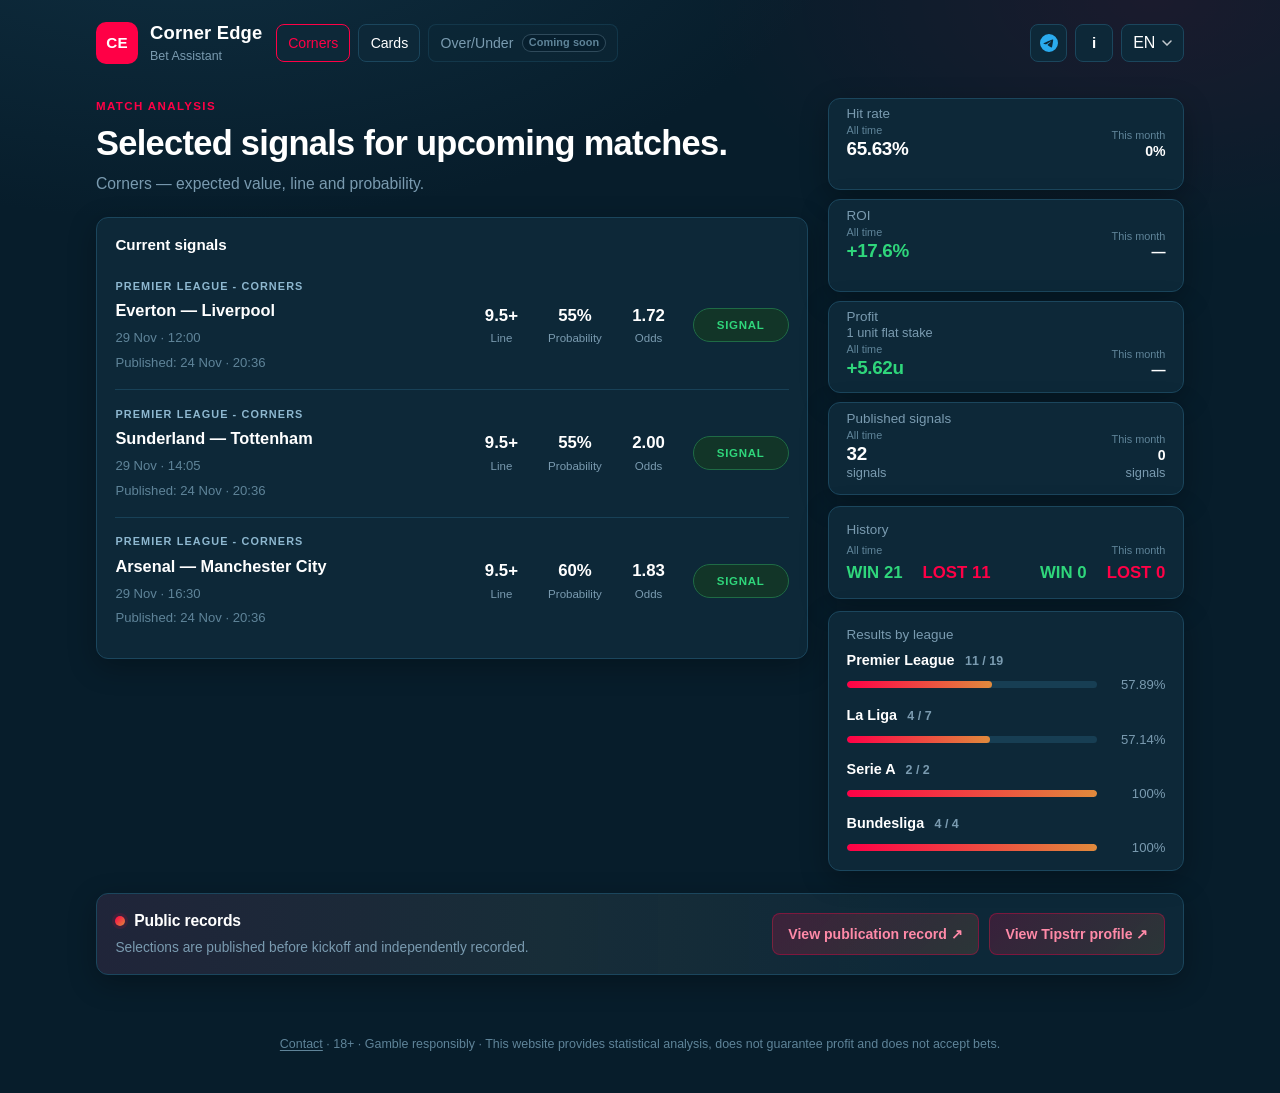
<file: index.html>
<!DOCTYPE html>
<html lang="en">
<head>
<!-- Google tag (gtag.js) -->
<script async src="https://www.googletagmanager.com/gtag/js?id=G-RMRNFE9YZ2"></script>
<script>
  window.dataLayer = window.dataLayer || [];
  function gtag(){dataLayer.push(arguments);}
  gtag('js', new Date());
  gtag('config', 'G-RMRNFE9YZ2');
</script>
  <meta charset="UTF-8" />
  <meta name="viewport" content="width=device-width, initial-scale=1.0" />
  <meta name="description" content="Corner Edge — Bet Assistant. Football corners statistical analysis." />
  <title>Corner Edge — Bet Assistant</title>
  <link rel="stylesheet" href="style.css?v=tg-1" />
</head>
<body>
  <div class="page">
    <header class="site-header">
      <div class="header-left">
        <a class="brand" href="index.html" aria-label="Corner Edge home" id="brand-link">
          <span class="brand-logo" aria-hidden="true">CE</span>
          <span class="brand-text">
            <span class="brand-name">Corner Edge</span>
            <span class="brand-tag">Bet Assistant</span>
          </span>
        </a>
        <nav class="model-tabs" id="model-tabs" aria-label="Models">
          <a class="model-tab is-active" data-model="corners" href="index.html?model=corners">Corners</a>
          <a class="model-tab" data-model="cards" href="index.html?model=cards">Cards</a>
          <a class="model-tab is-coming-soon" data-model="uo" href="#" aria-disabled="true">Over/Under</a>
        </nav>
      </div>
      <div class="header-actions">
        <div class="tg-btn-wrap">
          <a
            class="tg-btn"
            href="https://t.me/corneredge_results"
            target="_blank"
            rel="noopener noreferrer"
            aria-label="Open Corner Edge Telegram channel"
            aria-describedby="tg-tooltip"
          >
            <svg class="tg-icon" width="18" height="18" viewBox="0 0 24 24" aria-hidden="true" focusable="false">
              <path
                fill="currentColor"
                d="M11.944 0A12 12 0 0 0 0 12a12 12 0 0 0 12 12 12 12 0 0 0 12-12A12 12 0 0 0 12 0a12 12 0 0 0-.056 0zm4.962 7.224c.1-.002.321.023.465.14a.506.506 0 0 1 .171.325c.016.093.036.306.02.472-.18 1.898-.962 6.502-1.36 8.627-.168.9-.499 1.201-.82 1.23-.696.065-1.225-.46-1.9-.902-1.056-.693-1.653-1.124-2.678-1.8-1.185-.78-.417-1.21.258-1.91.177-.184 3.247-2.977 3.307-3.23.007-.032.014-.15-.056-.212s-.174-.041-.249-.024c-.106.024-1.793 1.14-5.061 3.345-.48.33-.913.49-1.302.48-.428-.008-1.252-.241-1.865-.44-.752-.245-1.349-.374-1.297-.788.027-.216.325-.437.893-.663 3.498-1.524 5.83-2.529 6.998-3.014 3.332-1.386 4.025-1.627 4.476-1.635z"
              />
            </svg>
          </a>
          <span class="tg-tooltip" id="tg-tooltip" role="tooltip">Telegram channel</span>
        </div>
        <div class="info-btn-wrap">
          <button
            type="button"
            class="info-btn"
            id="model-info-button"
            aria-haspopup="dialog"
            aria-controls="model-info-modal"
            aria-describedby="model-info-tooltip"
            aria-label="How the model works"
          >i</button>
          <span class="info-tooltip" id="model-info-tooltip" role="tooltip">How the model works</span>
        </div>
        <div class="lang-wrap">
          <button type="button" class="lang-btn" id="lang-btn" aria-haspopup="listbox" aria-expanded="false">
            <span id="lang-label">EN</span>
            <svg class="lang-chevron" width="10" height="6" viewBox="0 0 10 6" aria-hidden="true">
              <path d="M1 1l4 4 4-4" fill="none" stroke="currentColor" stroke-width="1.5" stroke-linecap="round" />
            </svg>
          </button>
          <ul class="lang-menu" id="lang-menu" role="listbox" hidden></ul>
        </div>
      </div>
    </header>

    <main class="layout">
      <section class="main-col" aria-labelledby="page-title">
        <p class="section-kicker" data-i18n="matchAnalysis">MATCH ANALYSIS</p>
        <h1 id="page-title" class="page-title" data-i18n="pageTitle">Selected signals for upcoming matches.</h1>
        <p class="page-subtitle" data-i18n="pageSubtitle">Corners — expected value, line and probability.</p>

        <div class="panel signals-panel">
          <h2 class="panel-title" data-i18n="currentSignals">Current signals</h2>
          <div id="signals-list" class="signals-list" aria-live="polite"></div>
          <div id="signals-empty-info" class="signals-empty-info" hidden>
            <p class="signals-empty-info-title" data-i18n="noSignalsInfoTitle">No qualifying selections right now</p>
            <p class="signals-empty-info-text" data-i18n="noSignalsInfoText">Corner Edge analyses supported domestic league fixtures only. Selections are published 24–48 hours before kick-off when the model criteria and market line align. Domestic cups, European club competitions and international matches are not analysed, as squad rotation and line-up uncertainty can distort the data.</p>
          </div>
          <p id="signals-empty" class="signals-empty" hidden data-i18n="noSignals">There are no upcoming signals published at the moment.</p>
        </div>
      </section>

      <aside class="side-col" aria-label="Public statistics">
        <div class="panel stat-card">
          <p class="stat-label" data-i18n="hitRate">Hit rate</p>
          <div class="stat-split">
            <div class="stat-group">
              <p class="stat-sublabel" data-i18n="sinceStart">All time</p>
              <p class="stat-value" id="stat-hit-rate">0%</p>
            </div>
            <div class="stat-group stat-group-month">
              <p class="stat-sublabel" data-i18n="thisMonth">This month</p>
              <p class="stat-value-month" id="stat-hit-rate-month">0%</p>
            </div>
          </div>
        </div>

        <div class="panel stat-card">
          <p class="stat-label" data-i18n="roi">ROI</p>
          <div class="stat-split">
            <div class="stat-group">
              <p class="stat-sublabel" data-i18n="sinceStart">All time</p>
              <p class="stat-value" id="stat-roi">—</p>
            </div>
            <div class="stat-group stat-group-month">
              <p class="stat-sublabel" data-i18n="thisMonth">This month</p>
              <p class="stat-value-month" id="stat-roi-month">—</p>
            </div>
          </div>
        </div>

        <div class="panel stat-card">
          <p class="stat-label" data-i18n="profit">Profit</p>
          <p class="stat-hint" data-i18n="flatStake">1 unit flat stake</p>
          <div class="stat-split">
            <div class="stat-group">
              <p class="stat-sublabel" data-i18n="sinceStart">All time</p>
              <p class="stat-value" id="stat-profit">—</p>
            </div>
            <div class="stat-group stat-group-month">
              <p class="stat-sublabel" data-i18n="thisMonth">This month</p>
              <p class="stat-value-month" id="stat-profit-month">—</p>
            </div>
          </div>
        </div>

        <div class="panel stat-card">
          <p class="stat-label" data-i18n="publishedSignals">Published signals</p>
          <div class="stat-split">
            <div class="stat-group">
              <p class="stat-sublabel" data-i18n="sinceStart">All time</p>
              <p class="stat-value" id="stat-backtest">0</p>
              <p class="stat-hint" data-i18n="signals">signals</p>
            </div>
            <div class="stat-group stat-group-month">
              <p class="stat-sublabel" data-i18n="thisMonth">This month</p>
              <p class="stat-value-month" id="stat-backtest-month">0</p>
              <p class="stat-hint" data-i18n="signals">signals</p>
            </div>
          </div>
        </div>

        <a class="panel history-card" href="history.html" id="history-card">
          <p class="stat-label" data-i18n="history">History</p>
          <div class="stat-split">
            <div class="stat-group">
              <p class="stat-sublabel" data-i18n="sinceStart">All time</p>
              <div class="history-row">
                <span class="history-win"><span data-i18n="win">WIN</span> <strong id="stat-win">0</strong></span>
                <span class="history-lost"><span data-i18n="lost">LOST</span> <strong id="stat-lost">0</strong></span>
              </div>
            </div>
            <div class="stat-group stat-group-month">
              <p class="stat-sublabel" data-i18n="thisMonth">This month</p>
              <div class="history-row history-row-month">
                <span class="history-win"><span data-i18n="win">WIN</span> <strong id="stat-win-month">0</strong></span>
                <span class="history-lost"><span data-i18n="lost">LOST</span> <strong id="stat-lost-month">0</strong></span>
              </div>
            </div>
          </div>
        </a>

        <div class="panel league-card">
          <p class="stat-label" data-i18n="resultsByLeague">Results by league</p>
          <ul id="league-list" class="league-list"></ul>
        </div>
      </aside>
    </main>

    <aside class="panel tipstrr-card" aria-label="Tipstrr and Betstamp verification">
      <div class="tipstrr-left">
        <div class="tipstrr-heading">
          <span class="tipstrr-mark" aria-hidden="true"></span>
          <p class="tipstrr-title" data-i18n="tipstrrTitle">Public records</p>
        </div>
        <p class="tipstrr-text" data-i18n="tipstrrText">Selections are published before kickoff and independently recorded.</p>
      </div>
      <div class="tipstrr-actions">
        <a
          class="tipstrr-btn"
          href="https://github.com/quietlogicapps/corner-edge/commits/main"
          target="_blank"
          rel="noopener noreferrer"
        >View publication record ↗</a>
        <a
          class="tipstrr-btn"
          href="https://tipstrr.com/tipster/corner-edge-analytics"
          target="_blank"
          rel="noopener noreferrer"
          data-i18n="tipstrrCta"
        >View Tipstrr profile ↗</a>
      </div>
    </aside>

    <footer class="site-footer">
      <p>
        <a href="mailto:quietlogicapps@gmail.com" data-i18n="contact">Contact</a>
        <span aria-hidden="true"> · </span>
        <span>18+</span>
        <span aria-hidden="true"> · </span>
        <span data-i18n="gambleResponsibly">Gamble responsibly</span>
        <span aria-hidden="true"> · </span>
        <span data-i18n="disclaimer">This website provides statistical analysis, does not guarantee profit and does not accept bets.</span>
      </p>
    </footer>
  </div>

  <div class="modal-backdrop" id="model-info-modal" hidden>
    <div
      class="modal-dialog"
      id="model-info-dialog"
      role="dialog"
      aria-modal="true"
      aria-labelledby="model-info-title"
      tabindex="-1"
    >
      <div class="modal-header">
        <h2 class="modal-title" id="model-info-title" data-i18n="modalTitle">How predictions are calculated</h2>
        <button type="button" class="modal-close-x" id="model-info-close-x" aria-label="Close">&times;</button>
      </div>
      <div class="modal-body">
        <p data-i18n="infoP1">Each prediction is calculated from our own historical data before bookmaker odds are checked.</p>
        <p data-i18n="infoP2">The model independently estimates the expected number of corners, the line and the probability. Bookmaker odds are not used to create a prediction.</p>
        <p data-i18n="infoP3">Odds are added only after the relevant market becomes available. They are shown so visitors can compare the market price with the model’s independent estimate. Only predictions with available odds are published as signals.</p>
        <p data-i18n="infoP4">The model covers Premier League, La Liga, Serie A and Bundesliga only. It does not analyse domestic cups, club competitions or international matches.</p>
        <p data-i18n="infoP5">Published completed predictions and their actual results can be checked in the History section.</p>
        <p data-i18n="infoP6">Statistical analysis only — probabilities are estimates, not guarantees.</p>
      </div>
    </div>
  </div>

  <script src="app.js"></script>
</body>
</html>
</file>
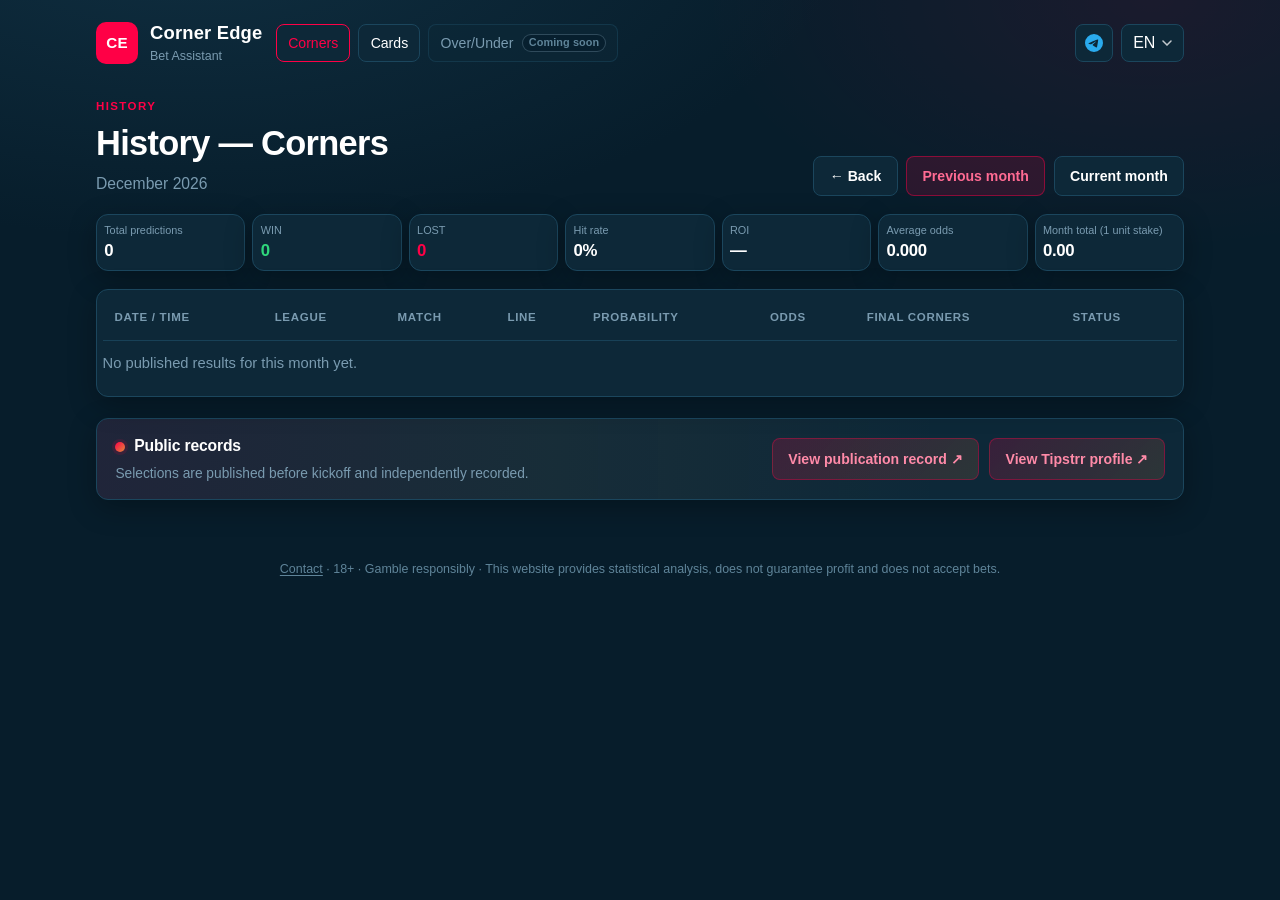
<file: history.html>
<!DOCTYPE html>
<html lang="en">
<head>
<!-- Google tag (gtag.js) -->
<script async src="https://www.googletagmanager.com/gtag/js?id=G-RMRNFE9YZ2"></script>
<script>
  window.dataLayer = window.dataLayer || [];
  function gtag(){dataLayer.push(arguments);}
  gtag('js', new Date());
  gtag('config', 'G-RMRNFE9YZ2');
</script>
  <meta charset="UTF-8" />
  <meta name="viewport" content="width=device-width, initial-scale=1.0" />
  <meta name="description" content="Corner Edge — History for football corners predictions." />
  <title>History — Corners | Corner Edge</title>
  <link rel="stylesheet" href="style.css?v=tg-1" />
</head>
<body>
  <div class="page">
    <header class="site-header">
      <div class="header-left">
        <a class="brand" href="index.html" aria-label="Corner Edge home" id="brand-link">
          <span class="brand-logo" aria-hidden="true">CE</span>
          <span class="brand-text">
            <span class="brand-name">Corner Edge</span>
            <span class="brand-tag">Bet Assistant</span>
          </span>
        </a>
        <nav class="model-tabs" id="model-tabs" aria-label="Models">
          <a class="model-tab is-active" data-model="corners" href="history.html?model=corners">Corners</a>
          <a class="model-tab" data-model="cards" href="history.html?model=cards">Cards</a>
          <a class="model-tab is-coming-soon" data-model="uo" href="#" aria-disabled="true">Over/Under</a>
        </nav>
      </div>
      <div class="header-actions">
        <div class="tg-btn-wrap">
          <a
            class="tg-btn"
            href="https://t.me/corneredge_results"
            target="_blank"
            rel="noopener noreferrer"
            aria-label="Open Corner Edge Telegram channel"
            aria-describedby="tg-tooltip"
          >
            <svg class="tg-icon" width="18" height="18" viewBox="0 0 24 24" aria-hidden="true" focusable="false">
              <path
                fill="currentColor"
                d="M11.944 0A12 12 0 0 0 0 12a12 12 0 0 0 12 12 12 12 0 0 0 12-12A12 12 0 0 0 12 0a12 12 0 0 0-.056 0zm4.962 7.224c.1-.002.321.023.465.14a.506.506 0 0 1 .171.325c.016.093.036.306.02.472-.18 1.898-.962 6.502-1.36 8.627-.168.9-.499 1.201-.82 1.23-.696.065-1.225-.46-1.9-.902-1.056-.693-1.653-1.124-2.678-1.8-1.185-.78-.417-1.21.258-1.91.177-.184 3.247-2.977 3.307-3.23.007-.032.014-.15-.056-.212s-.174-.041-.249-.024c-.106.024-1.793 1.14-5.061 3.345-.48.33-.913.49-1.302.48-.428-.008-1.252-.241-1.865-.44-.752-.245-1.349-.374-1.297-.788.027-.216.325-.437.893-.663 3.498-1.524 5.83-2.529 6.998-3.014 3.332-1.386 4.025-1.627 4.476-1.635z"
              />
            </svg>
          </a>
          <span class="tg-tooltip" id="tg-tooltip" role="tooltip">Telegram channel</span>
        </div>
        <div class="lang-wrap">
          <button type="button" class="lang-btn" id="lang-btn" aria-haspopup="listbox" aria-expanded="false">
            <span id="lang-label">EN</span>
            <svg class="lang-chevron" width="10" height="6" viewBox="0 0 10 6" aria-hidden="true">
              <path d="M1 1l4 4 4-4" fill="none" stroke="currentColor" stroke-width="1.5" stroke-linecap="round" />
            </svg>
          </button>
          <ul class="lang-menu" id="lang-menu" role="listbox" hidden></ul>
        </div>
      </div>
    </header>

    <main class="history-page">
      <div class="history-top">
        <div>
          <p class="section-kicker" data-i18n="historyKicker">HISTORY</p>
          <h1 class="page-title" data-i18n="historyTitle">History — Corners</h1>
          <p class="page-subtitle" id="history-month-label">—</p>
        </div>
        <div class="history-actions">
          <a href="index.html" class="btn btn-ghost" id="back-home-link" data-i18n="backHome">← Back</a>
          <button type="button" class="btn btn-primary" id="prev-month-btn" data-i18n="previousMonth">Previous month</button>
          <a href="history.html" class="btn btn-ghost" id="current-month-btn" hidden data-i18n="currentMonth">Current month</a>
        </div>
      </div>

      <div class="summary-grid" id="history-summary" aria-label="Month summary">
        <div class="panel summary-card">
          <p class="stat-label" data-i18n="totalPredictions">Total predictions</p>
          <p class="stat-value" id="sum-total">0</p>
        </div>
        <div class="panel summary-card">
          <p class="stat-label" data-i18n="win">WIN</p>
          <p class="stat-value text-win" id="sum-win">0</p>
        </div>
        <div class="panel summary-card">
          <p class="stat-label" data-i18n="lost">LOST</p>
          <p class="stat-value text-lost" id="sum-lost">0</p>
        </div>
        <div class="panel summary-card">
          <p class="stat-label" data-i18n="hitRate">Hit rate</p>
          <p class="stat-value" id="sum-hit-rate">0%</p>
        </div>
        <div class="panel summary-card">
          <p class="stat-label" data-i18n="roi">ROI</p>
          <p class="stat-value" id="sum-roi">—</p>
        </div>
        <div class="panel summary-card">
          <p class="stat-label" data-i18n="averageOdds">Average odds</p>
          <p class="stat-value" id="sum-avg-odds">0</p>
        </div>
        <div class="panel summary-card">
          <p class="stat-label" data-i18n="monthTotal">Month total (1 unit stake)</p>
          <p class="stat-value" id="sum-month-total">0</p>
        </div>
      </div>

      <div class="panel table-panel">
        <div class="table-scroll">
          <table class="history-table" aria-describedby="history-month-label">
            <thead>
              <tr>
                <th data-i18n="colDateTime">Date / time</th>
                <th data-i18n="colLeague">League</th>
                <th data-i18n="colMatch">Match</th>
                <th data-i18n="colLine">Line</th>
                <th data-i18n="colProbability">Probability</th>
                <th data-i18n="colOdds">Odds</th>
                <th id="col-final-header" data-i18n="colFinalCorners">Final corners</th>
                <th data-i18n="colStatus">Status</th>
              </tr>
            </thead>
            <tbody id="history-tbody">
            </tbody>
          </table>
        </div>
        <div id="history-cards" class="history-cards" aria-describedby="history-month-label"></div>
        <p id="history-empty" class="empty-state" hidden data-i18n="noHistory">No published results for this month yet.</p>
      </div>
    </main>

    <aside class="panel tipstrr-card" aria-label="Tipstrr and Betstamp verification">
      <div class="tipstrr-left">
        <div class="tipstrr-heading">
          <span class="tipstrr-mark" aria-hidden="true"></span>
          <p class="tipstrr-title" data-i18n="tipstrrTitle">Public records</p>
        </div>
        <p class="tipstrr-text" data-i18n="tipstrrText">Selections are published before kickoff and independently recorded.</p>
      </div>
      <div class="tipstrr-actions">
        <a
          class="tipstrr-btn"
          href="https://github.com/quietlogicapps/corner-edge/commits/main"
          target="_blank"
          rel="noopener noreferrer"
        >View publication record ↗</a>
        <a
          class="tipstrr-btn"
          href="https://tipstrr.com/tipster/corner-edge-analytics"
          target="_blank"
          rel="noopener noreferrer"
          data-i18n="tipstrrCta"
        >View Tipstrr profile ↗</a>
      </div>
    </aside>

    <footer class="site-footer">
      <p>
        <a href="mailto:quietlogicapps@gmail.com" data-i18n="contact">Contact</a>
        <span aria-hidden="true"> · </span>
        <span>18+</span>
        <span aria-hidden="true"> · </span>
        <span data-i18n="gambleResponsibly">Gamble responsibly</span>
        <span aria-hidden="true"> · </span>
        <span data-i18n="disclaimer">This website provides statistical analysis, does not guarantee profit and does not accept bets.</span>
      </p>
    </footer>
  </div>

  <script src="app.js"></script>
</body>
</html>
</file>
<file: style.css>
:root {
  --bg: #071d2b;
  --panel: #0d2838;
  --border: #1b465d;
  --text: #ffffff;
  --muted: #7a9bb0;
  --muted-soft: #5f8499;
  --accent: #ff0046;
  --win: #2fd67b;
  --win-bg: #123528;
  --win-border: #1f6b45;
  --lost: #ff0046;
  --nosignal: #e08a3c;
  --nosignal-bg: #2a2215;
  --nosignal-border: #6b4a28;
  --bar-start: #ff0046;
  --bar-end: #e08a3c;
  --radius: 12px;
  --shadow: 0 8px 28px rgba(0, 0, 0, 0.28);
  --font: "Segoe UI", "Helvetica Neue", Arial, sans-serif;
}

*,
*::before,
*::after {
  box-sizing: border-box;
}

html {
  scroll-behavior: smooth;
  overflow-x: clip;
}

body {
  margin: 0;
  min-height: 100vh;
  width: 100%;
  overflow-x: clip;
  font-family: var(--font);
  color: var(--text);
  background:
    radial-gradient(1200px 600px at 15% -10%, rgba(27, 70, 93, 0.45), transparent 55%),
    radial-gradient(900px 500px at 90% 0%, rgba(255, 0, 70, 0.08), transparent 50%),
    var(--bg);
  line-height: 1.45;
}

a {
  color: inherit;
  text-decoration: none;
}

button {
  font: inherit;
}

.page {
  width: 100%;
  max-width: 1120px;
  margin: 0 auto;
  padding: 1.25rem 1rem 2.5rem;
  box-sizing: border-box;
}

/* Header */
.site-header {
  display: flex;
  align-items: center;
  justify-content: space-between;
  gap: 1rem;
  margin-bottom: 2rem;
}

.header-left {
  display: flex;
  align-items: center;
  gap: 0.85rem;
  min-width: 0;
  flex: 1 1 auto;
  flex-wrap: nowrap;
}

.brand {
  display: flex;
  align-items: center;
  gap: 0.75rem;
  min-width: 0;
  flex-shrink: 0;
}

.model-tabs {
  display: flex;
  flex-direction: row;
  flex-wrap: nowrap;
  align-items: center;
  gap: 8px;
  min-width: 0;
  flex-shrink: 1;
}

a.model-tab,
.model-tab {
  display: inline-flex;
  align-items: center;
  justify-content: center;
  gap: 0.4rem;
  min-height: 2.35rem;
  padding: 0.45rem 0.7rem;
  border-radius: 8px;
  border: 1px solid var(--border);
  background: var(--panel);
  color: var(--text);
  font: inherit;
  font-size: 0.88rem;
  line-height: 1;
  text-decoration: none;
  white-space: nowrap;
  cursor: pointer;
  appearance: none;
  -webkit-appearance: none;
  box-sizing: border-box;
}

a.model-tab:hover,
a.model-tab:focus-visible,
.model-tab:hover,
.model-tab:focus-visible {
  border-color: #2d6a88;
  outline: none;
  color: var(--text);
}

a.model-tab.is-active,
.model-tab.is-active {
  border-color: var(--accent);
  color: var(--accent);
}

a.model-tab.is-coming-soon,
.model-tab.is-coming-soon {
  border-color: rgba(27, 70, 93, 0.55);
  background: rgba(13, 40, 56, 0.55);
  color: var(--muted);
  cursor: pointer;
}

a.model-tab.is-coming-soon:hover,
a.model-tab.is-coming-soon:focus-visible,
.model-tab.is-coming-soon:hover,
.model-tab.is-coming-soon:focus-visible {
  border-color: rgba(45, 106, 136, 0.65);
  color: var(--muted);
}

a.model-tab.is-coming-soon.is-active,
.model-tab.is-coming-soon.is-active {
  border-color: rgba(27, 70, 93, 0.55);
  color: var(--muted);
}

.model-tab-badge {
  display: inline-flex;
  align-items: center;
  margin-left: 0.15rem;
  padding: 0.12rem 0.35rem;
  border-radius: 999px;
  border: 1px solid rgba(122, 155, 176, 0.35);
  background: rgba(7, 29, 43, 0.55);
  color: var(--muted-soft);
  font-size: 0.68rem;
  font-weight: 600;
  letter-spacing: 0.01em;
  line-height: 1.1;
  white-space: nowrap;
}

.model-coming-soon-toast {
  position: fixed;
  left: 50%;
  bottom: 1.35rem;
  z-index: 80;
  max-width: min(22rem, calc(100vw - 2rem));
  padding: 0.7rem 0.95rem;
  border-radius: 10px;
  border: 1px solid var(--border);
  background: var(--panel);
  color: var(--text);
  box-shadow: var(--shadow);
  font-size: 0.92rem;
  line-height: 1.3;
  text-align: center;
  transform: translate(-50%, 12px);
  opacity: 0;
  pointer-events: none;
  transition: opacity 0.18s ease, transform 0.18s ease;
}

.model-coming-soon-toast.is-visible {
  opacity: 1;
  transform: translate(-50%, 0);
}

.brand-logo {
  display: grid;
  place-items: center;
  width: 42px;
  height: 42px;
  border-radius: 10px;
  background: var(--accent);
  color: #fff;
  font-weight: 800;
  font-size: 0.95rem;
  letter-spacing: 0.02em;
  flex-shrink: 0;
}

.brand-text {
  display: flex;
  flex-direction: column;
  gap: 0.05rem;
  min-width: 0;
}

.brand-name {
  font-size: 1.15rem;
  font-weight: 700;
  letter-spacing: 0.01em;
}

.brand-tag {
  font-size: 0.78rem;
  color: var(--muted);
}

.header-actions {
  display: flex;
  flex-direction: row;
  flex-wrap: nowrap;
  align-items: center;
  justify-content: flex-end;
  gap: 8px;
  flex-shrink: 0;
  min-width: 0;
  max-width: 100%;
}

.lang-wrap,
.info-btn-wrap,
.tg-btn-wrap {
  position: relative;
  flex-shrink: 0;
}

.lang-btn,
.info-btn,
.tg-btn {
  display: inline-flex;
  align-items: center;
  justify-content: center;
  gap: 0.4rem;
  min-height: 2.35rem;
  padding: 0.45rem 0.7rem;
  border-radius: 8px;
  border: 1px solid var(--border);
  background: var(--panel);
  color: var(--text);
  font: inherit;
  line-height: 1;
  cursor: pointer;
  appearance: none;
  -webkit-appearance: none;
  text-decoration: none;
  box-sizing: border-box;
}

.info-btn,
.tg-btn {
  width: 2.35rem;
  min-width: 2.35rem;
  padding: 0;
  font-size: 0.95rem;
  font-weight: 700;
  letter-spacing: 0;
  z-index: 1;
}

.tg-btn {
  color: #2aabee;
}

.tg-icon {
  display: block;
  flex-shrink: 0;
}

.info-btn:hover,
.info-btn:focus-visible,
.tg-btn:hover,
.tg-btn:focus-visible,
.lang-btn:hover,
.lang-btn[aria-expanded="true"] {
  border-color: #2d6a88;
  outline: none;
}

.tg-btn:hover,
.tg-btn:focus-visible {
  color: #5bc1f5;
}

.info-tooltip,
.tg-tooltip {
  position: absolute;
  right: 0;
  top: calc(100% + 8px);
  left: auto;
  bottom: auto;
  z-index: 25;
  max-width: min(16rem, calc(100vw - 2rem));
  padding: 0.4rem 0.55rem;
  border-radius: 8px;
  border: 1px solid var(--border);
  background: var(--panel);
  box-shadow: var(--shadow);
  color: var(--text);
  font-size: 0.78rem;
  font-weight: 600;
  font-style: normal;
  line-height: 1.3;
  white-space: nowrap;
  opacity: 0;
  visibility: hidden;
  pointer-events: none;
  transform: translateY(-2px);
  transition: opacity 0.12s ease, transform 0.12s ease, visibility 0.12s ease;
}

@media (hover: hover) and (pointer: fine) {
  .info-btn-wrap:hover .info-tooltip,
  .info-btn:focus-visible + .info-tooltip,
  .tg-btn-wrap:hover .tg-tooltip,
  .tg-btn:focus-visible + .tg-tooltip {
    opacity: 1;
    visibility: visible;
    transform: translateY(0);
  }
}

.lang-chevron {
  opacity: 0.75;
}

.lang-menu {
  position: absolute;
  right: 0;
  top: calc(100% + 6px);
  margin: 0;
  padding: 0.35rem;
  list-style: none;
  min-width: min(220px, calc(100vw - 2rem));
  max-width: calc(100vw - 2rem);
  max-height: min(70vh, 420px);
  overflow-x: hidden;
  overflow-y: auto;
  border-radius: 8px;
  border: 1px solid var(--border);
  background: var(--panel);
  box-shadow: var(--shadow);
  z-index: 20;
}

.lang-menu li {
  display: flex;
  align-items: center;
  justify-content: space-between;
  gap: 0.75rem;
  padding: 0.48rem 0.6rem;
  border-radius: 6px;
  cursor: pointer;
  color: var(--muted);
  font-size: 0.88rem;
}

.lang-menu li .lang-code {
  color: var(--muted-soft);
  font-size: 0.75rem;
  font-weight: 700;
  letter-spacing: 0.04em;
}

.lang-menu li:hover,
.lang-menu li:focus,
.lang-menu li.is-active {
  background: rgba(27, 70, 93, 0.55);
  color: var(--text);
  outline: none;
}

.lang-menu li.is-active .lang-code {
  color: #8eb8d0;
}

/* Model info modal */
body.modal-open {
  overflow: hidden;
}

.modal-backdrop {
  position: fixed;
  inset: 0;
  z-index: 40;
  display: flex;
  align-items: center;
  justify-content: center;
  padding: 1rem;
  background: rgba(3, 14, 22, 0.72);
}

.modal-backdrop[hidden] {
  display: none !important;
}

.modal-dialog {
  width: min(34rem, 100%);
  max-height: min(84vh, 40rem);
  display: flex;
  flex-direction: column;
  min-width: 0;
  border-radius: var(--radius);
  border: 1px solid var(--border);
  background: var(--panel);
  box-shadow: var(--shadow);
  outline: none;
}

.modal-header {
  display: flex;
  align-items: flex-start;
  justify-content: space-between;
  gap: 0.75rem;
  padding: 1rem 1rem 0.65rem;
  flex-shrink: 0;
}

.modal-title {
  margin: 0;
  font-size: 1.05rem;
  font-weight: 700;
  letter-spacing: -0.01em;
  line-height: 1.3;
}

.modal-close-x {
  display: inline-flex;
  align-items: center;
  justify-content: center;
  width: 2rem;
  height: 2rem;
  flex-shrink: 0;
  border-radius: 8px;
  border: 1px solid var(--border);
  background: transparent;
  color: var(--muted);
  font-size: 1.25rem;
  line-height: 1;
  cursor: pointer;
}

.modal-close-x:hover,
.modal-close-x:focus-visible {
  border-color: #2d6a88;
  color: var(--text);
  outline: none;
}

.modal-body {
  padding: 0 1rem 1rem;
  overflow-x: hidden;
  overflow-y: auto;
  -webkit-overflow-scrolling: touch;
  min-height: 0;
}

.modal-body p {
  margin: 0 0 0.75rem;
  color: var(--muted);
  font-size: 0.9rem;
  line-height: 1.5;
}

.modal-body p:last-child {
  margin-bottom: 0;
}

/* Layout */
.layout {
  display: grid;
  grid-template-columns: minmax(0, 1.7fr) minmax(240px, 0.85fr);
  gap: 1.25rem;
  align-items: stretch;
  min-width: 0;
  width: 100%;
}

.main-col {
  display: flex;
  flex-direction: column;
  min-width: 0;
  min-height: 0;
  width: 100%;
}

.section-kicker {
  margin: 0 0 0.55rem;
  color: var(--accent);
  font-size: 0.72rem;
  font-weight: 700;
  letter-spacing: 0.12em;
}

.page-title {
  margin: 0;
  font-size: clamp(1.55rem, 3.2vw, 2.15rem);
  font-weight: 750;
  letter-spacing: -0.02em;
  line-height: 1.2;
}

.page-subtitle {
  margin: 0.55rem 0 1.35rem;
  color: var(--muted);
  font-size: 0.98rem;
}

.panel {
  background: var(--panel);
  border: 1px solid var(--border);
  border-radius: var(--radius);
  box-shadow: var(--shadow);
}

.signals-panel {
  display: flex;
  flex-direction: column;
  flex: 0 0 auto;
  min-width: 0;
  width: 100%;
  max-width: 100%;
  padding: 1rem 1.15rem 0.85rem;
}

.signals-panel .panel-title {
  margin: 0 0 0.35rem;
  font-size: 0.95rem;
  font-weight: 650;
  flex-shrink: 0;
}

.panel-title {
  margin: 0 0 0.35rem;
  font-size: 0.95rem;
  font-weight: 650;
}

.signals-list {
  display: flex;
  flex-direction: column;
  flex: 0 0 auto;
  min-width: 0;
  overflow: visible;
}

.signals-empty-info {
  flex: 1 1 auto;
  display: flex;
  flex-direction: column;
  align-items: center;
  justify-content: center;
  gap: 0.65rem;
  margin: 0;
  min-height: 0;
  padding: 1.25rem 1.35rem;
  text-align: center;
}

.signals-empty-info[hidden] {
  display: none !important;
}

.signals-empty-info-title {
  margin: 0;
  max-width: 34rem;
  color: var(--text);
  font-size: 1.05rem;
  font-weight: 700;
  letter-spacing: -0.01em;
  line-height: 1.35;
}

.signals-empty-info-text {
  margin: 0;
  max-width: 36rem;
  color: var(--muted);
  font-size: 0.9rem;
  line-height: 1.55;
}

.signals-empty {
  flex: 0 0 auto;
  display: block;
  margin: 0;
  min-height: 0;
  padding: 0.85rem 1rem 0.35rem;
  text-align: center;
  color: var(--muted);
  font-size: 0.98rem;
  line-height: 1.5;
}

.signals-empty[hidden] {
  display: none !important;
}

.signal-row {
  display: grid;
  grid-template-columns: minmax(0, 1.35fr) auto auto;
  gap: 1rem;
  align-items: center;
  padding: 1.05rem 0;
  border-top: 1px solid rgba(27, 70, 93, 0.85);
  min-width: 0;
  max-width: 100%;
}

.signal-row:first-child {
  border-top: none;
}

.signal-meta {
  min-width: 0;
  max-width: 100%;
}

.signal-meta .league {
  margin: 0 0 0.28rem;
  color: #8eb8d0;
  font-size: 0.68rem;
  font-weight: 700;
  letter-spacing: 0.1em;
  text-transform: uppercase;
  overflow-wrap: anywhere;
}

.signal-meta .teams {
  margin: 0;
  font-size: 1.02rem;
  font-weight: 700;
  overflow-wrap: anywhere;
  word-break: break-word;
}

.signal-meta .when,
.when {
  margin: 0.35rem 0 0;
  color: var(--muted-soft);
  font-size: 0.82rem;
}

.history-table .when {
  margin: 0.25rem 0 0;
}

.signal-metrics {
  display: grid;
  grid-template-columns: repeat(3, minmax(56px, auto));
  gap: 1.1rem;
  text-align: center;
  min-width: 0;
}

.metric-value {
  margin: 0;
  font-size: 1.05rem;
  font-weight: 700;
}

.metric-label {
  margin: 0.15rem 0 0;
  color: var(--muted);
  font-size: 0.72rem;
}

.badge {
  display: inline-flex;
  align-items: center;
  justify-content: center;
  min-width: 96px;
  padding: 0.48rem 0.85rem;
  border-radius: 999px;
  font-size: 0.72rem;
  font-weight: 750;
  letter-spacing: 0.06em;
  border: 1px solid transparent;
  white-space: nowrap;
}

.badge-signal {
  color: var(--win);
  background: var(--win-bg);
  border-color: var(--win-border);
}

.badge-nosignal {
  color: var(--nosignal);
  background: var(--nosignal-bg);
  border-color: var(--nosignal-border);
}

/* Sidebar */
.side-col {
  display: flex;
  flex-direction: column;
  gap: 0.85rem;
  min-width: 0;
  width: 100%;
}

.stat-card,
.history-card,
.league-card {
  padding: 1rem 1.1rem;
}

.stat-label {
  margin: 0 0 0.35rem;
  color: var(--muted);
  font-size: 0.84rem;
}

.stat-card > .stat-label + .stat-hint {
  margin: -0.15rem 0 0.45rem;
}

.stat-split {
  display: flex;
  align-items: flex-end;
  justify-content: space-between;
  gap: 0.75rem;
  min-width: 0;
}

.stat-group {
  min-width: 0;
}

.stat-group-month {
  text-align: right;
  flex: 0 1 auto;
}

.stat-sublabel {
  margin: 0 0 0.12rem;
  color: var(--muted-soft);
  font-size: 0.68rem;
  line-height: 1.2;
}

.stat-value {
  margin: 0;
  font-size: clamp(1.55rem, 2.4vw, 1.9rem);
  font-weight: 750;
  letter-spacing: -0.02em;
}

.stat-value-month {
  margin: 0;
  font-size: 1.05rem;
  font-weight: 700;
  letter-spacing: -0.01em;
  line-height: 1.2;
}

.stat-hint {
  margin: 0.15rem 0 0;
  color: var(--muted);
  font-size: 0.8rem;
}

.history-row-month {
  gap: 0.65rem;
  font-size: 0.92rem;
}

.history-card {
  display: block;
  transition: border-color 0.15s ease, transform 0.15s ease;
  cursor: pointer;
}

.history-card:hover,
.history-card:focus-visible {
  border-color: #2d6a88;
  outline: none;
  transform: translateY(-1px);
}

.history-row {
  display: flex;
  gap: 1.25rem;
  flex-wrap: wrap;
  margin-top: 0.35rem;
  font-size: 1.05rem;
  font-weight: 700;
}

.history-win {
  color: var(--win);
}

.history-lost {
  color: var(--lost);
}

.history-win strong,
.history-lost strong {
  font-weight: 750;
}

.league-list {
  list-style: none;
  margin: 0.55rem 0 0;
  padding: 0;
  display: flex;
  flex-direction: column;
  gap: 0.85rem;
}

.league-item {
  display: grid;
  grid-template-columns: 1fr auto;
  gap: 0.35rem 0.75rem;
  align-items: center;
}

.league-name {
  grid-column: 1 / -1;
  font-size: 0.9rem;
  font-weight: 600;
}

.league-record {
  margin-left: 0.4rem;
  color: var(--muted);
  font-size: 0.78rem;
  font-weight: 600;
  font-variant-numeric: tabular-nums;
  white-space: nowrap;
}

.league-bar {
  height: 7px;
  border-radius: 999px;
  background: rgba(27, 70, 93, 0.75);
  overflow: hidden;
}

.league-bar > span {
  display: block;
  height: 100%;
  width: 0%;
  border-radius: inherit;
  background: linear-gradient(90deg, var(--bar-start), var(--bar-end));
  transition: width 0.45s ease;
}

.league-pct {
  color: var(--muted);
  font-size: 0.82rem;
  font-variant-numeric: tabular-nums;
  min-width: 3.5rem;
  text-align: right;
}

.empty-state {
  margin: 0.75rem 0 1rem;
  color: var(--muted);
  font-size: 0.92rem;
}

/* History page */
.history-page {
  display: flex;
  flex-direction: column;
  gap: 1.15rem;
  min-width: 0;
  width: 100%;
  max-width: 100%;
}

.history-top {
  display: flex;
  justify-content: space-between;
  align-items: flex-end;
  gap: 1rem;
  flex-wrap: wrap;
}

.history-top .page-subtitle {
  margin-bottom: 0;
}

.history-actions {
  display: flex;
  flex-wrap: wrap;
  gap: 0.55rem;
}

.btn {
  display: inline-flex;
  align-items: center;
  justify-content: center;
  padding: 0.55rem 0.95rem;
  border-radius: 8px;
  border: 1px solid var(--border);
  cursor: pointer;
  font-size: 0.88rem;
  font-weight: 600;
}

.btn-ghost {
  background: var(--panel);
  color: var(--text);
}

.btn-ghost:hover {
  border-color: #2d6a88;
}

.btn-primary {
  background: rgba(255, 0, 70, 0.14);
  border-color: rgba(255, 0, 70, 0.45);
  color: #ff6b93;
}

.btn-primary:hover {
  background: rgba(255, 0, 70, 0.22);
}

.summary-grid {
  display: grid;
  grid-template-columns: repeat(7, minmax(0, 1fr));
  gap: 0.45rem;
  min-width: 0;
  width: 100%;
  align-items: stretch;
}

.summary-card {
  padding: 0.55rem 0.45rem;
  min-width: 0;
  min-height: 0;
  overflow-wrap: anywhere;
}

.summary-card .stat-label {
  font-size: 0.68rem;
  margin-bottom: 0.2rem;
  line-height: 1.25;
}

.summary-card .stat-value {
  font-size: 1.05rem;
  line-height: 1.2;
}

.text-win {
  color: var(--win);
}

.text-lost {
  color: var(--lost);
}

.table-panel {
  padding: 0.35rem;
  overflow: hidden;
  min-width: 0;
  max-width: 100%;
  width: 100%;
}

.history-cards {
  display: none;
}

.table-scroll {
  width: 100%;
  max-width: 100%;
  overflow-x: auto;
  overflow-y: hidden;
  overscroll-behavior-x: contain;
  -webkit-overflow-scrolling: touch;
  scrollbar-width: thin;
  scrollbar-color: #1b465d rgba(7, 29, 43, 0.65);
}

.table-scroll::-webkit-scrollbar {
  height: 8px;
}

.table-scroll::-webkit-scrollbar-track {
  background: rgba(7, 29, 43, 0.65);
  border-radius: 999px;
}

.table-scroll::-webkit-scrollbar-thumb {
  background: #1b465d;
  border-radius: 999px;
}

.history-table {
  width: 100%;
  border-collapse: collapse;
  min-width: 820px;
}

.history-table th,
.history-table td {
  padding: 0.85rem 0.75rem;
  text-align: left;
  border-bottom: 1px solid rgba(27, 70, 93, 0.85);
  vertical-align: middle;
}

.history-table th {
  color: var(--muted);
  font-size: 0.72rem;
  font-weight: 700;
  letter-spacing: 0.06em;
  text-transform: uppercase;
  white-space: nowrap;
}

.history-table td {
  font-size: 0.92rem;
}

.history-table tbody tr:last-child td {
  border-bottom: none;
}

.status-pill {
  display: inline-flex;
  padding: 0.28rem 0.65rem;
  border-radius: 999px;
  font-size: 0.72rem;
  font-weight: 750;
  letter-spacing: 0.05em;
}

.status-win {
  color: var(--win);
  background: var(--win-bg);
  border: 1px solid var(--win-border);
}

.status-lost {
  color: #ff6b93;
  background: rgba(255, 0, 70, 0.12);
  border: 1px solid rgba(255, 0, 70, 0.35);
}

/* Tipstrr verification card */
.tipstrr-card {
  display: flex;
  align-items: center;
  justify-content: space-between;
  gap: 1.25rem;
  margin-top: 1.35rem;
  padding: 1rem 1.15rem;
  min-width: 0;
  width: 100%;
  background:
    linear-gradient(90deg, rgba(255, 0, 70, 0.08), rgba(224, 138, 60, 0.05) 42%, transparent 78%),
    var(--panel);
}

.tipstrr-left {
  min-width: 0;
  flex: 1 1 auto;
}

.tipstrr-heading {
  display: flex;
  align-items: center;
  gap: 0.55rem;
}

.tipstrr-mark {
  width: 10px;
  height: 10px;
  border-radius: 999px;
  flex-shrink: 0;
  background: linear-gradient(135deg, var(--bar-start), var(--bar-end));
  box-shadow: 0 0 0 3px rgba(255, 0, 70, 0.12);
}

.tipstrr-title {
  margin: 0;
  font-size: 0.98rem;
  font-weight: 700;
  letter-spacing: -0.01em;
}

.tipstrr-text {
  margin: 0.35rem 0 0;
  color: var(--muted);
  font-size: 0.86rem;
  line-height: 1.45;
  max-width: 42rem;
}

.tipstrr-actions {
  display: flex;
  flex-wrap: wrap;
  align-items: center;
  justify-content: flex-end;
  gap: 0.65rem;
  flex-shrink: 0;
  min-width: 0;
  max-width: 100%;
}

.tipstrr-btn {
  display: inline-flex;
  align-items: center;
  justify-content: center;
  flex-shrink: 0;
  min-height: 42px;
  padding: 0.55rem 0.95rem;
  border-radius: 8px;
  border: 1px solid rgba(255, 0, 70, 0.35);
  background: linear-gradient(135deg, rgba(255, 0, 70, 0.18), rgba(224, 138, 60, 0.14));
  color: #ff8aa8;
  font-size: 0.88rem;
  font-weight: 700;
  white-space: nowrap;
  transition: border-color 0.15s ease, background 0.15s ease, color 0.15s ease;
}

.tipstrr-btn:hover,
.tipstrr-btn:focus-visible {
  border-color: rgba(255, 0, 70, 0.55);
  background: linear-gradient(135deg, rgba(255, 0, 70, 0.26), rgba(224, 138, 60, 0.2));
  color: #ffb0c4;
  outline: none;
}

/* Footer */
.site-footer {
  margin-top: 2.5rem;
  padding-top: 1.25rem;
  text-align: center;
  color: var(--muted-soft);
  font-size: 0.78rem;
  max-width: 100%;
}

.site-footer p {
  margin: 0;
  max-width: 100%;
  overflow-wrap: anywhere;
}

.site-footer a {
  text-decoration: underline;
  text-underline-offset: 2px;
}

.site-footer a:hover {
  color: var(--text);
}

/* Desktop: slightly tighter right-column cards (~8–10% shorter stack) */
@media (min-width: 921px) {
  .side-col {
    gap: 0.72rem;
  }

  .side-col .history-card,
  .side-col .league-card {
    padding: 0.82rem 1.1rem;
  }

  /* Hit rate / ROI / Profit / Published signals — match History card height */
  .side-col .stat-card {
    padding: 0.35rem 1.1rem;
    height: 5.788rem;
    min-height: 5.788rem;
  }

  .side-col .stat-card + .stat-card {
    margin-top: -0.16rem;
  }

  .side-col .stat-card .stat-label {
    margin-bottom: 0.05rem;
  }

  .side-col .stat-card > .stat-label + .stat-hint {
    margin: -0.22rem 0 0.05rem;
  }

  .side-col .stat-card .stat-hint {
    margin-top: 0;
  }

  .side-col .stat-card .stat-value {
    font-size: 1.18rem;
    line-height: 1.05;
  }

  .side-col .stat-card .stat-value-month {
    font-size: 0.88rem;
    line-height: 1.1;
  }

  .side-col .stat-label {
    margin-bottom: 0.25rem;
  }

  .side-col .history-row {
    margin-top: 0.22rem;
  }

  .side-col .league-list {
    margin-top: 0.4rem;
    gap: 0.65rem;
  }

  .side-col .league-item {
    gap: 0.25rem 0.75rem;
  }
}

/* Responsive */
@media (max-width: 920px) {
  .layout {
    grid-template-columns: 1fr;
    align-items: start;
  }

  .signals-panel {
    flex: 0 0 auto;
  }

  .signals-panel:has(.signals-empty:not([hidden])) {
    min-height: 16rem;
  }

  .side-col {
    display: grid;
    grid-template-columns: repeat(2, minmax(0, 1fr));
  }

  .league-card {
    grid-column: 1 / -1;
  }

  .summary-grid {
    grid-template-columns: repeat(3, minmax(0, 1fr));
    gap: 0.55rem;
  }

  .summary-card {
    padding: 0.7rem 0.65rem;
  }

  .summary-card .stat-label {
    font-size: 0.74rem;
  }

  .summary-card .stat-value {
    font-size: 1.12rem;
  }
}

@media (max-width: 680px) {
  .page {
    padding: 1rem 0.75rem 2rem;
  }

  .site-header {
    gap: 0.65rem;
    margin-bottom: 1.35rem;
    align-items: flex-start;
    flex-wrap: wrap;
  }

  .header-left {
    width: 100%;
    gap: 0.65rem;
    flex-wrap: wrap;
  }

  .model-tabs {
    width: 100%;
    gap: 6px;
    flex-wrap: wrap;
  }

  a.model-tab,
  .model-tab {
    flex: 1 1 auto;
    min-width: 0;
    padding: 0.4rem 0.55rem;
    font-size: 0.8rem;
  }

  .header-actions {
    gap: 8px;
    flex-direction: row;
    flex-wrap: nowrap;
    margin-left: auto;
  }

  .info-btn,
  .tg-btn,
  .lang-btn,
  .model-tab {
    min-height: 2.25rem;
  }

  .info-btn,
  .tg-btn {
    width: 2.25rem;
    min-width: 2.25rem;
  }

  .brand-name {
    font-size: 1.05rem;
  }

  .modal-backdrop {
    padding: 0.75rem;
    align-items: flex-end;
  }

  .modal-dialog {
    max-height: min(88vh, 36rem);
    width: 100%;
  }

  .page-title {
    font-size: clamp(1.35rem, 7vw, 1.75rem);
  }

  .page-subtitle {
    font-size: 0.92rem;
  }

  .signals-panel {
    padding: 0.9rem 0.85rem 0.75rem;
  }

  .signal-row {
    grid-template-columns: 1fr;
    gap: 0.75rem;
  }

  .signal-metrics {
    width: 100%;
    justify-content: stretch;
    text-align: left;
    grid-template-columns: repeat(3, minmax(0, 1fr));
    gap: 0.55rem;
  }

  .badge {
    justify-self: start;
    max-width: 100%;
    min-width: 0;
    white-space: normal;
    text-align: center;
  }

  .side-col {
    grid-template-columns: 1fr;
  }

  .summary-grid {
    grid-template-columns: repeat(2, minmax(0, 1fr));
  }

  .history-top {
    align-items: flex-start;
  }

  .history-actions {
    width: 100%;
  }

  .history-actions .btn {
    flex: 1 1 auto;
  }
}

@media (max-width: 640px) {
  .tipstrr-card {
    flex-direction: column;
    align-items: stretch;
    gap: 0.9rem;
  }

  .tipstrr-actions {
    flex-direction: column;
    align-items: stretch;
    justify-content: flex-start;
    width: 100%;
  }

  .tipstrr-btn {
    width: 100%;
    min-height: 46px;
    white-space: normal;
    text-align: center;
  }

  .table-panel {
    padding: 0.55rem;
  }

  .table-scroll {
    display: none;
  }

  .history-cards {
    display: flex;
    flex-direction: column;
    gap: 0.7rem;
  }

  .history-match-card {
    padding: 0.85rem 0.8rem;
    border: 1px solid var(--border);
    border-radius: 10px;
    background: rgba(7, 29, 43, 0.35);
    min-width: 0;
    max-width: 100%;
    overflow-wrap: anywhere;
    word-break: break-word;
  }

  .hmc-top {
    display: flex;
    align-items: flex-start;
    justify-content: space-between;
    gap: 0.65rem;
  }

  .hmc-match {
    margin: 0;
    font-size: 0.98rem;
    font-weight: 700;
    line-height: 1.3;
    min-width: 0;
    flex: 1 1 auto;
  }

  .hmc-top .status-pill {
    flex-shrink: 0;
  }

  .hmc-meta {
    margin-top: 0.55rem;
    display: flex;
    flex-direction: column;
    gap: 0.28rem;
  }

  .hmc-meta-row {
    margin: 0;
    display: flex;
    flex-wrap: wrap;
    gap: 0.25rem 0.45rem;
    font-size: 0.84rem;
    color: var(--text);
  }

  .hmc-label {
    color: var(--muted);
    font-size: 0.68rem;
    font-weight: 700;
    letter-spacing: 0.04em;
    text-transform: uppercase;
  }

  .hmc-meta-row .hmc-label {
    min-width: 5.5rem;
  }

  .hmc-text {
    min-width: 0;
  }

  .hmc-grid {
    margin-top: 0.7rem;
    display: grid;
    grid-template-columns: repeat(2, minmax(0, 1fr));
    gap: 0.55rem 0.65rem;
  }

  .hmc-cell {
    min-width: 0;
    display: flex;
    flex-direction: column;
    gap: 0.15rem;
  }

  .hmc-value {
    font-size: 0.95rem;
    font-weight: 700;
  }

  .history-match-card > .when {
    margin-top: 0.65rem;
  }
}

@media (max-width: 480px) {
  .page {
    padding-left: 0.7rem;
    padding-right: 0.7rem;
  }

  .stat-split {
    flex-wrap: wrap;
    align-items: flex-start;
  }

  .stat-group-month {
    text-align: left;
  }

  .summary-grid {
    grid-template-columns: 1fr;
  }

  .signal-metrics {
    gap: 0.45rem;
  }

  .metric-value {
    font-size: 0.98rem;
  }

  .metric-label {
    font-size: 0.68rem;
  }

  .stat-card,
  .history-card,
  .league-card,
  .summary-card {
    padding: 0.85rem 0.9rem;
  }

  .site-footer {
    font-size: 0.72rem;
  }
}
</file>
